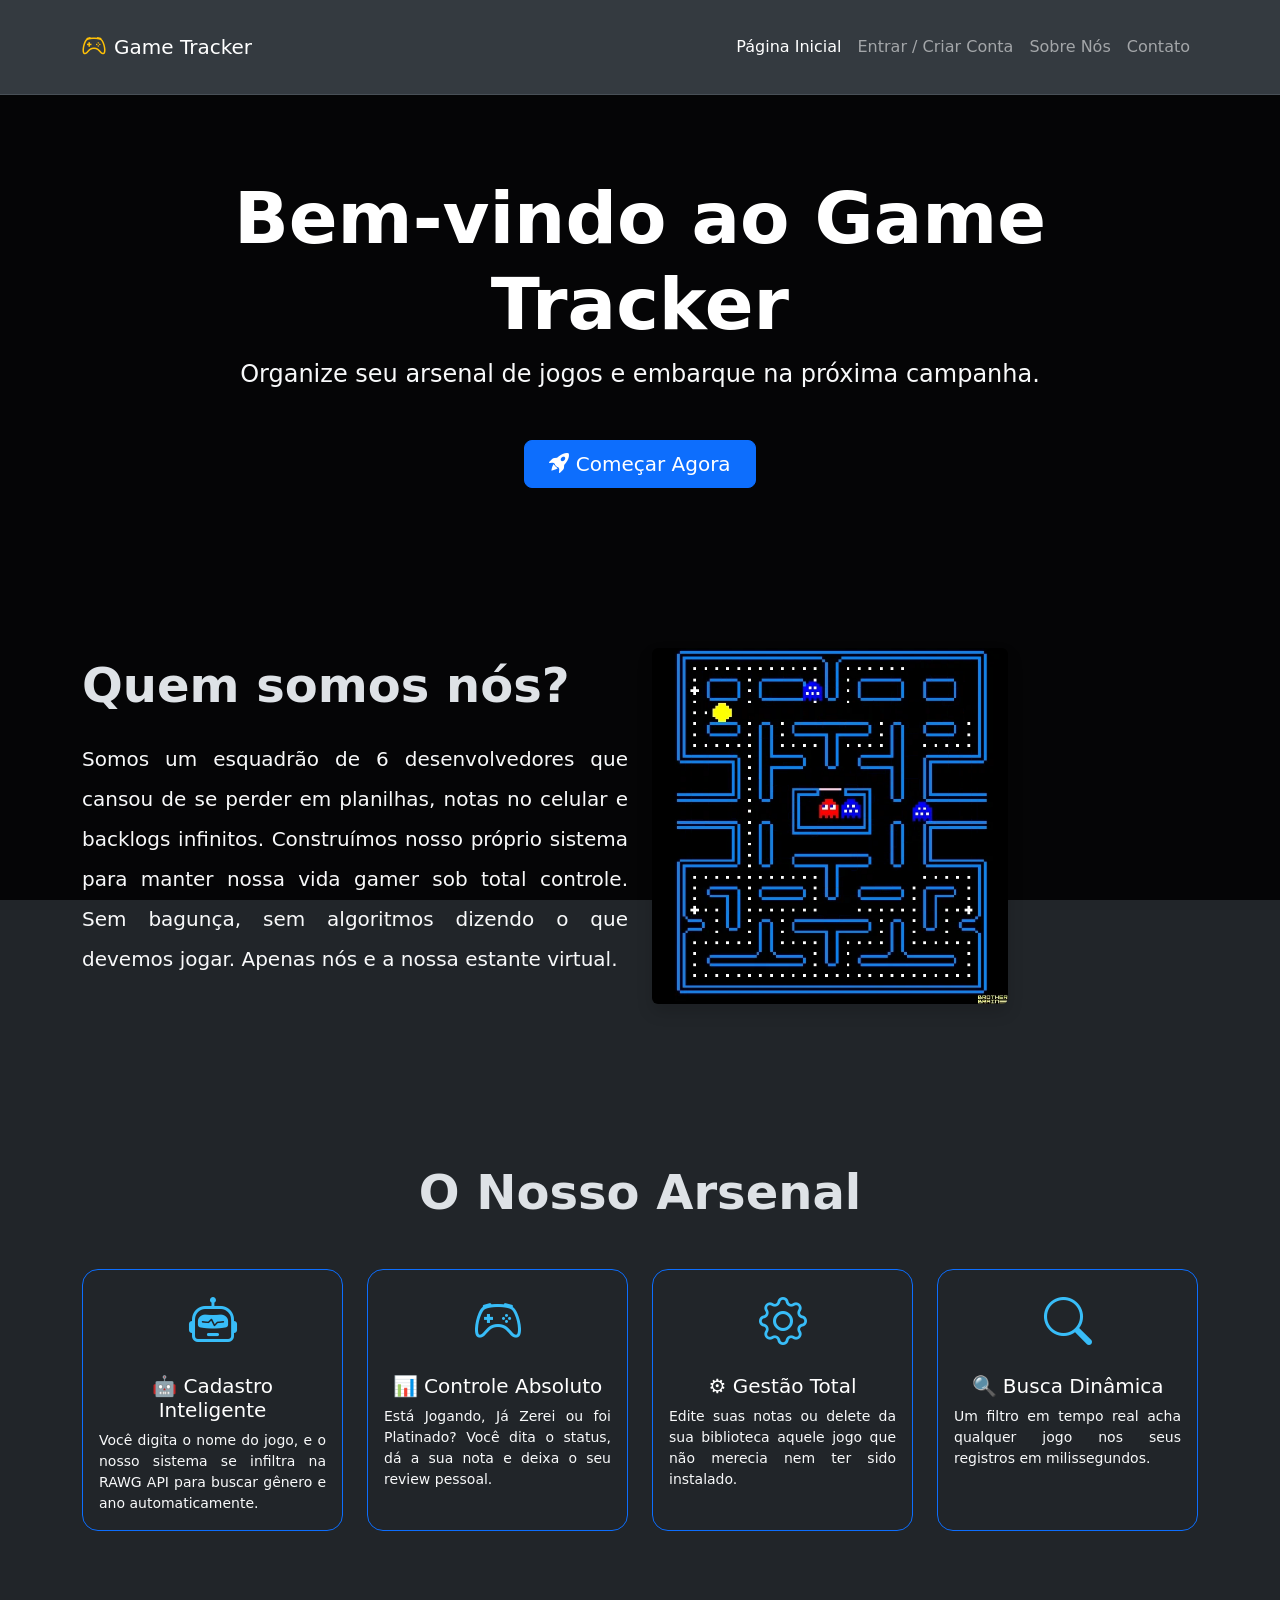
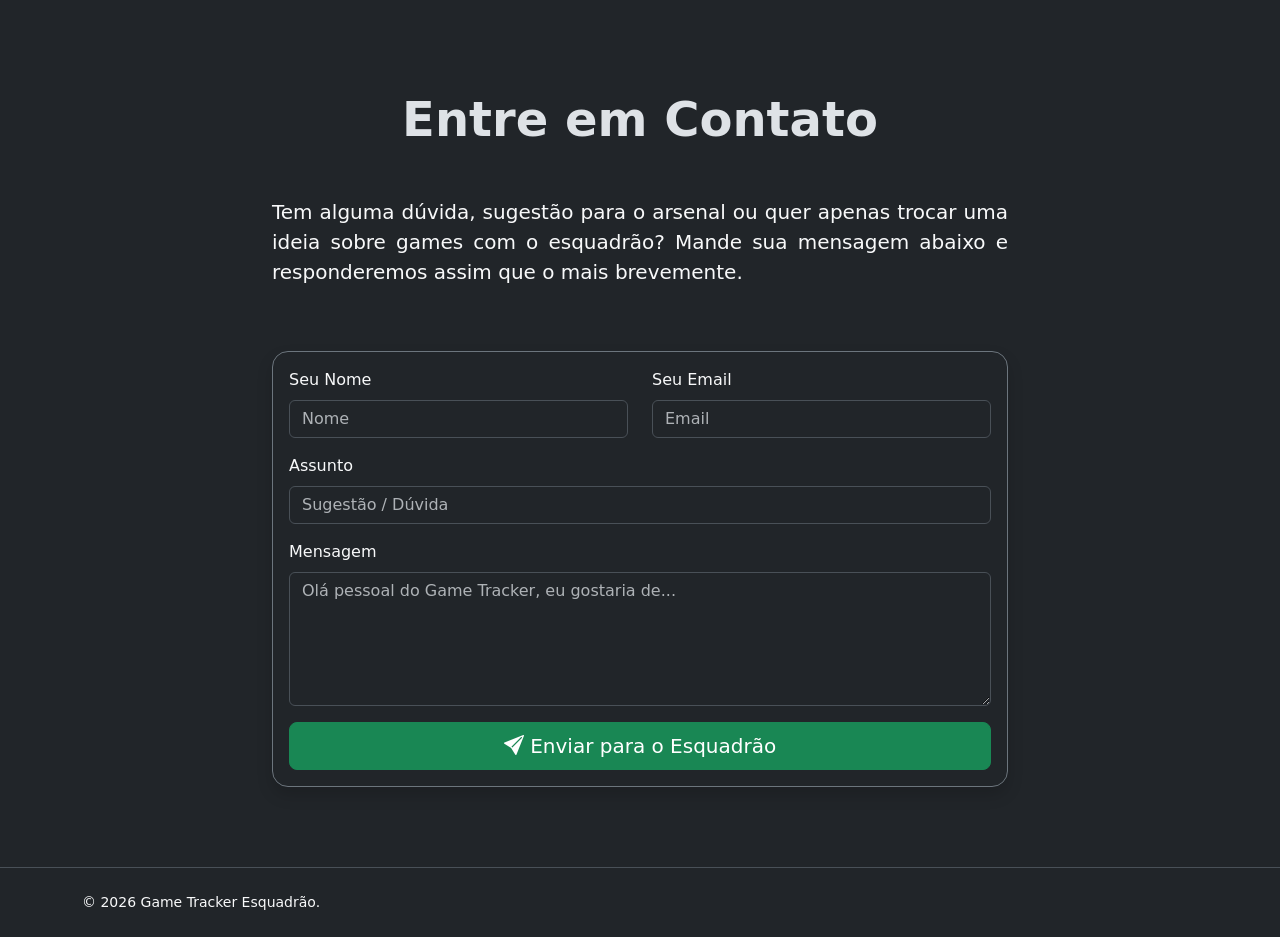
<file: index.html>
<!DOCTYPE html>
<html lang="pt-BR" data-bs-theme="dark">
<head>
    <meta charset="UTF-8">
    <meta name="viewport" content="width=device-width, initial-scale=1.0">
    <title>Game Tracker - Bem-vindo</title>
    <link href="https://cdn.jsdelivr.net/npm/bootstrap@5.3.2/dist/css/bootstrap.min.css" rel="stylesheet">
    <link href="https://cdn.jsdelivr.net/npm/bootstrap-icons@1.11.1/font/bootstrap-icons.css" rel="stylesheet">
    <link rel="stylesheet" href="css/style.css">
</head>
<body>

<div class="background-gif"></div>
<div class="background-overlay"></div>

<nav class="navbar navbar-expand-lg navbar-dark bg-body-secondary sticky-top border-bottom py-4 ">
    <div class="container">
        <a class="navbar-brand d-flex align-items-center" href="index.html">
            <i class="bi bi-controller fs-4 me-7 text-warning me-2" ></i> Game Tracker
        </a>
        <button class="navbar-toggler" type="button" data-bs-toggle="collapse" data-bs-target="#navbarNav">
            <span class="navbar-toggler-icon"></span>
        </button>
        <div class="collapse navbar-collapse" id="navbarNav">
            <ul class="navbar-nav ms-auto">
                <li class="nav-item">
                    <a class="nav-link active" href="index.html">Página Inicial</a>
                </li>
                <li class="nav-item" id="nav-conta">
                    <a class="nav-link" href="login.html">Entrar / Criar Conta</a>
                </li>
                <li class="nav-item">
                    <a class="nav-link" href="#quem-somos">Sobre Nós</a>
                </li>
                <li class="nav-item">
                    <a class="nav-link" href="#contato">Contato</a>
                </li>
            </ul>
        </div>
    </div>
</nav>

<header class="text-center section-padding" id="hero">
    <div class="container d-flex flex-column align-items-center">
        <h1 class="display-2 fw-bold text-white mb-6">Bem-vindo ao Game Tracker</h1>
        <p class="lead text-light mb-5 fs-4"> Organize seu arsenal de jogos e embarque na próxima campanha.</p>
        <div class="d-grid gap-3 d-sm-flex justify-content-sm-center">
            <a href="login.html" class="btn btn-primary btn-lg px-4 gap-3"><i class="bi bi-rocket-takeoff-fill"></i> Começar Agora</a>
        </div>
    </div>
</header>

<section id="quem-somos" class="section-padding bg-dark/50">
    <div class="container">
        <div class="row align-items-center">
            <div class="col-md-6">
                <h2 class="display-5 fw-semibold mb-4">Quem somos nós?</h2>
                <p class="fs-5 text-light lh-lg">Somos um esquadrão de 6 desenvolvedores que cansou de se perder em planilhas, notas no celular e backlogs infinitos. Construímos nosso próprio sistema para manter nossa vida gamer sob total controle. Sem bagunça, sem algoritmos dizendo o que devemos jogar. Apenas nós e a nossa estante virtual.</p>
            </div>
            <div class="col-md-4 text-center">
                <img src="img/pac_animado.webp" alt="Imagem do astronauta" class="img-fluid rounded-2 shadow">
            </div>
        </div>
    </div>
</section>

<section id="funcionalidades" class="section-padding">
    <div class="container">
        <h2 class="text-center display-5 fw-semibold mb-5">O Nosso Arsenal</h2>
        <div class="row row-cols-1 row-cols-md-2 row-cols-lg-4 g-4 text-center">
            
            <div class="col">
                <div class="card h-100 bg-dark/70 border-primary rounded-4">
                    <div class="card-body">
                        <i class="bi bi-robot icon-large mb-3 d-block"></i>
                        <h5 class="card-title text-white">🤖 Cadastro Inteligente</h5>
                        <p class="card-text text-light small">Você digita o nome do jogo, e o nosso sistema se infiltra na RAWG API para buscar gênero e ano automaticamente.</p>
                    </div>
                </div>
            </div>

            <div class="col">
                <div class="card h-100 bg-dark/70 border-primary rounded-4">
                    <div class="card-body">
                        <i class="bi bi-controller icon-large mb-3 d-block"></i>
                        <h5 class="card-title text-white">📊 Controle Absoluto</h5>
                        <p class="card-text text-light small">Está Jogando, Já Zerei ou foi Platinado? Você dita o status, dá a sua nota e deixa o seu review pessoal.</p>
                    </div>
                </div>
            </div>

            <div class="col">
                <div class="card h-100 bg-dark/70 border-primary rounded-4">
                    <div class="card-body">
                        <i class="bi bi-gear icon-large mb-3 d-block"></i>
                        <h5 class="card-title text-white">⚙️ Gestão Total</h5>
                        <p class="card-text text-light small">Edite suas notas ou delete da sua biblioteca aquele jogo que não merecia nem ter sido instalado.</p>
                    </div>
                </div>
            </div>

            <div class="col">
                <div class="card h-100 bg-dark/70 border-primary rounded-4">
                    <div class="card-body">
                        <i class="bi bi-search icon-large mb-3 d-block"></i>
                        <h5 class="card-title text-white">🔍 Busca Dinâmica</h5>
                        <p class="card-text text-light small">Um filtro em tempo real acha qualquer jogo nos seus registros em milissegundos.</p>
                    </div>
                </div>
            </div>

        </div>
    </div>
</section>

<section id="contato" class="section-padding bg-dark/70">
    <div class="container">
        <h2 class="text-center display-5 fw-semibold mb-5">Entre em Contato</h2>
        <div class="row justify-content-center">
            <div class="col-md-8 text-light fs-5 mb-5 text-center">
                <p>Tem alguma dúvida, sugestão para o arsenal ou quer apenas trocar uma ideia sobre games com o esquadrão? Mande sua mensagem abaixo e responderemos assim que o mais brevemente.</p>
            </div>
            <div class="col-md-8">
                <div class="card bg-dark/80 border-secondary rounded-4 shadow">
                    <div class="card-body">
                        <form action="#" method="POST">
                            <div class="row">
                                <div class="col-md-6 mb-3">
                                    <label for="nome" class="form-label text-light">Seu Nome</label>
                                    <input type="text" class="form-control" id="nome" name="nome" placeholder="Nome" required>
                                </div>
                                <div class="col-md-6 mb-3">
                                    <label for="email" class="form-label text-light">Seu Email</label>
                                    <input type="email" class="form-control" id="email" name="email" placeholder="Email" required>
                                </div>
                            </div>
                            <div class="mb-3">
                                <label for="assunto" class="form-label text-light">Assunto</label>
                                <input type="text" class="form-control" id="assunto" name="assunto" placeholder="Sugestão / Dúvida" required>
                            </div>
                            <div class="mb-3">
                                <label for="mensagem" class="form-label text-light">Mensagem</label>
                                <textarea class="form-control" id="mensagem" name="mensagem" rows="5" placeholder="Olá pessoal do Game Tracker, eu gostaria de..." required></textarea>
                            </div>
                            <div class="d-grid">
                                <button type="submit" class="btn btn-success btn-lg"><i class="bi bi-send-fill"></i> Enviar para o Esquadrão</button>
                            </div>
                        </form>
                    </div>
                </div>
            </div>
        </div>
    </div>
</section>

<footer class="py-4 bg-dark border-top mt-auto text-center">
    <div class="container">
        <p class="text-light mb-0 small">&copy; 2026 Game Tracker Esquadrão.</p>
    </div>
</footer>

<script src="https://cdn.jsdelivr.net/npm/bootstrap@5.3.2/dist/js/bootstrap.bundle.min.js"></script>
<script src="js/script.js"></script>
</body>
</html>
</file>
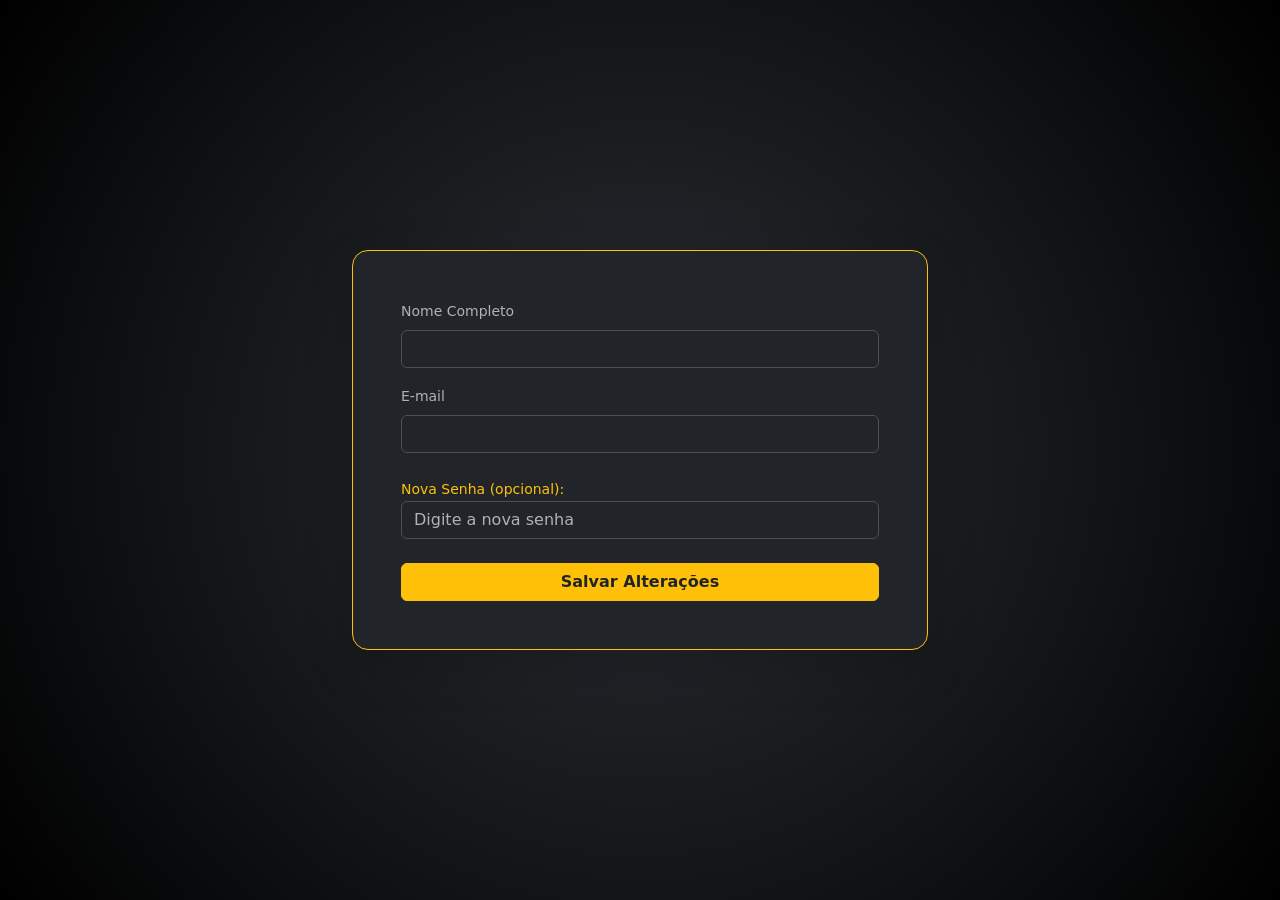
<file: atualizar_dados_perfil.html>
<!DOCTYPE html>
<html lang="pt-BR" data-bs-theme="dark">
<head>
    <meta charset="UTF-8">
    <title>Game Tracker - Editar Perfil</title>
    <link href="https://cdn.jsdelivr.net/npm/bootstrap@5.3.2/dist/css/bootstrap.min.css" rel="stylesheet">
    <link href="https://cdn.jsdelivr.net/npm/bootstrap-icons@1.11.1/font/bootstrap-icons.css" rel="stylesheet">
    <link rel="stylesheet" href="css/style.css">
</head>
<body id="atualizar_dados" class="d-flex align-items-center py-4 min-vh-100">
    <div class="container w-100 m-auto" style="max-width: 600px;">
        <div class="card border-warning shadow-lg rounded-4 bg-dark/90">
            <div class="card-body p-5">
                <form action="php/atualizar_perfil.php" method="POST" id="formAtualizar" class="needs-validation" novalidate>
                    <div class="mb-3">
                        <label for="nome" class="form-label text-muted small">Nome Completo</label>
                        <input type="text" class="form-control" id="nome" name="nome" required>
                    </div>
                    <div class="mb-4">
                        <label for="email" class="form-label text-muted small">E-mail</label>
                        <input type="email" class="form-control" id="email" name="email" required>
                    </div>
                    <div class="mb-4">
                        <label class="text-warning small">Nova Senha (opcional):</label>
                        <input type="password" class="form-control" name="nova_senha" placeholder="Digite a nova senha">
                    </div>
                    <button class="btn btn-warning w-100 fw-semibold text-dark" type="submit">Salvar Alterações</button>
                </form>
            </div>
        </div>
    </div>
    <script src="https://cdn.jsdelivr.net/npm/bootstrap@5.3.2/dist/js/bootstrap.bundle.min.js"></script>
    <script src="js/script.js"></script>
    <script>
        document.addEventListener('DOMContentLoaded', async () => {
            const res = await fetch('php/dados-perfil.php');
            const result = await res.json();
            if (result.status === 'success') {
                document.getElementById('nome').value = result.data.nome;
                document.getElementById('email').value = result.data.email;
            }
        });
    </script>
</body>
</html>
</file>
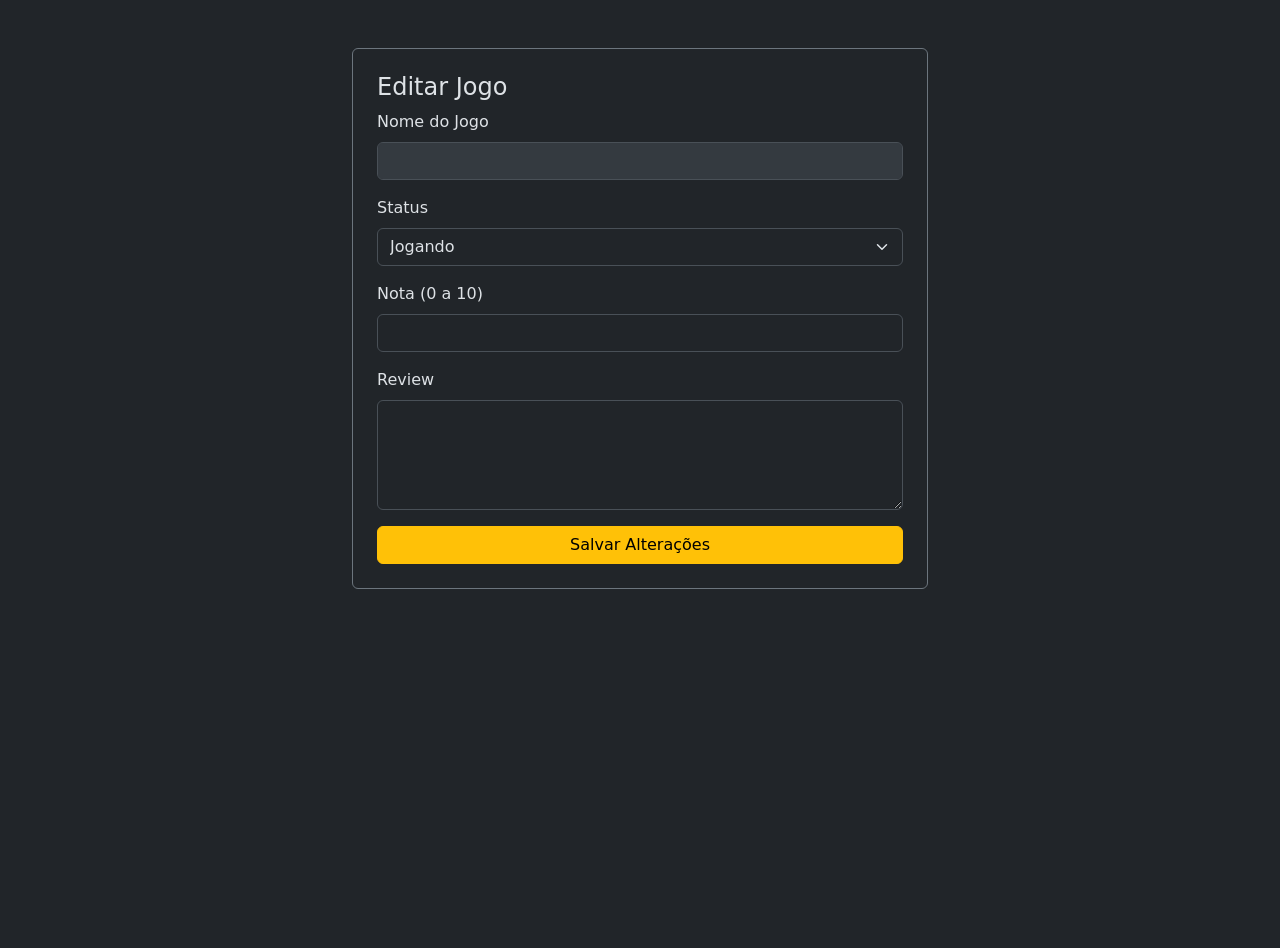
<file: editar_jogo.html>
<!DOCTYPE html>
<html lang="pt-BR" data-bs-theme="dark">
<head>
    <meta charset="UTF-8">
    <title>Game Tracker - Editar Jogo</title>
    <link href="https://cdn.jsdelivr.net/npm/bootstrap@5.3.2/dist/css/bootstrap.min.css" rel="stylesheet">
    <link rel="stylesheet" href="css/style.css">
</head>
<body class="bg-dark text-light">
<div class="container mt-5" style="max-width: 600px;">
    <div class="card bg-dark border-secondary p-4">
        <h4>Editar Jogo</h4>
        <form action="php/editar.php" method="POST" id="formEditar" class="needs-validation" novalidate>
            <input type="hidden" id="id_jogo" name="id_jogo">
            
            <div class="mb-3">
                <label class="form-label">Nome do Jogo</label>
                <input type="text" class="form-control" id="nome_jogo" name="nome_jogo" disabled>
            </div>
            <div class="mb-3">
                <label class="form-label">Status</label>
                <select class="form-select" id="status_jogo" name="status_jogo" required>
                    <option value="Jogando">Jogando</option>
                    <option value="Já zerei">Já zerei</option>
                    <option value="Platinado">Platinado</option>
                </select>
            </div>
            <div class="mb-3">
                <label class="form-label">Nota (0 a 10)</label>
                <input type="number" class="form-control" id="nota_jogo" name="nota_jogo" min="0" max="10">
            </div>
            <div class="mb-3">
                <label class="form-label">Review</label>
                <textarea class="form-control" id="review_jogo" name="review_jogo" rows="4"></textarea>
            </div>
            <button type="submit" class="btn btn-warning w-100">Salvar Alterações</button>
        </form>
    </div>
</div>

<script>
    const urlParams = new URLSearchParams(window.location.search);
    const id = urlParams.get('id');

    document.addEventListener('DOMContentLoaded', async () => {
        const response = await fetch(`php/editar.php?id=${id}`);
        const result = await response.json();
        if (result.status === 'success') {
            const j = result.data;
            document.getElementById('id_jogo').value = j.id;
            document.getElementById('nome_jogo').value = j.nome;
            document.getElementById('status_jogo').value = j.status_jogo;
            document.getElementById('nota_jogo').value = j.nota;
            document.getElementById('review_jogo').value = j.review;
        }
    });
</script>
<script src="js/script.js"></script>
</body>
</html>
</file>
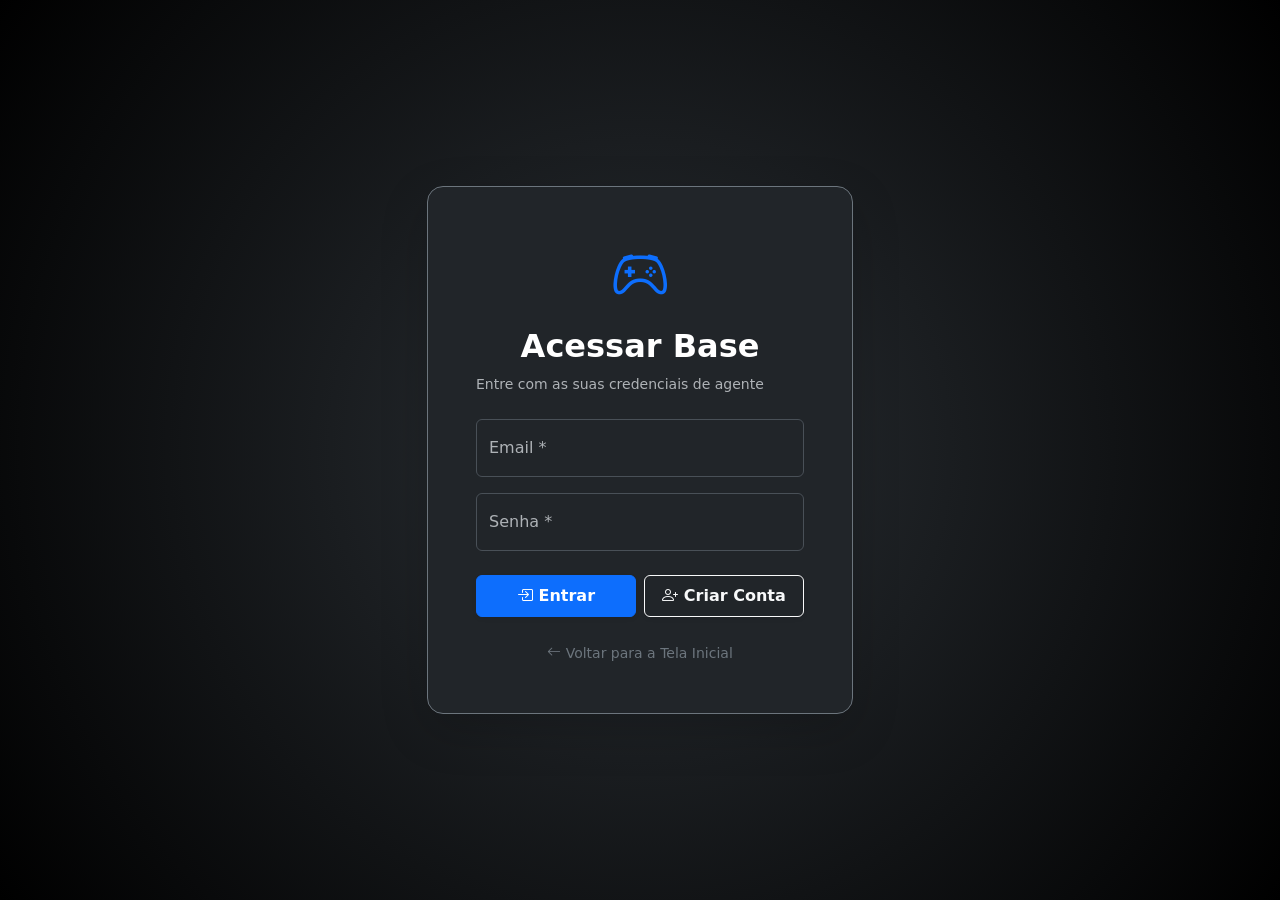
<file: login.html>
<!DOCTYPE html>
<html lang="pt-BR" data-bs-theme="dark">
<head>
    <meta charset="UTF-8">
    <meta name="viewport" content="width=device-width, initial-scale=1.0">
    <title>Game Tracker - Acessar Base</title>
    <link href="https://cdn.jsdelivr.net/npm/bootstrap@5.3.2/dist/css/bootstrap.min.css" rel="stylesheet">
    <link href="https://cdn.jsdelivr.net/npm/bootstrap-icons@1.11.1/font/bootstrap-icons.css" rel="stylesheet">
    <link rel="stylesheet" href="css/style.css">
</head>
<body id ='login' class="d-flex align-items-center py-4 min-vh-100">

    <div class="container w-100 m-auto" style="max-width: 450px;">
        <div class="card border-secondary shadow-lg rounded-4 bg-dark/90">
            <div class="card-body p-5">
                
                <div class="text-center mb-4">
                    <i class="bi bi-controller text-primary" style="font-size: 3.5rem;"></i>
                    <h2 class="fw-bold mt-2 text-white">Acessar Base</h2>
                    <p class="text-muted small">Entre com as suas credenciais de agente</p>
                </div>

                <form id='teste' action="php/login.php" method="POST" class="needs-validation" novalidate>
                    
                    <div class="form-floating mb-3">
                        <input type="email" class="form-control bg-dark text-light" id="email_usuario" name="email_usuario" placeholder="Email" required>
                        <label for="nome_usuario" class="text-muted">Email *</label>
                        <div class="invalid-feedback">Por favor, insira seu email.</div>
                    </div>

                    <div class="form-floating mb-4">
                        <input type="password" class="form-control bg-dark text-light" id="senha" name="senha_usuario" placeholder="Senha" required>
                        <label for="senha" class="text-muted">Senha *</label>
                        <div class="invalid-feedback">A senha é obrigatória.</div>
                    </div>

                    <div class="d-flex gap-2">
                        <button class="btn btn-primary w-50 py-2 fw-semibold shadow-sm" type="submit">
                            <i class="bi bi-box-arrow-in-right"></i> Entrar
                        </button>
                        
                        <a href="registro.html" class="btn btn-outline-light w-50 py-2 fw-semibold shadow-sm">
                            <i class="bi bi-person-plus"></i> Criar Conta
                        </a>
                    </div>
                </form>
                
                <div class="text-center mt-4">
                    <a href="index.html" class="text-decoration-none text-secondary small"><i class="bi bi-arrow-left"></i> Voltar para a Tela Inicial</a>
                </div>
            </div>
        </div>
    </div>

    <script src="https://cdn.jsdelivr.net/npm/bootstrap@5.3.2/dist/js/bootstrap.bundle.min.js"></script>
    <script src="js/script.js"></script>
</body>
</html>
</file>
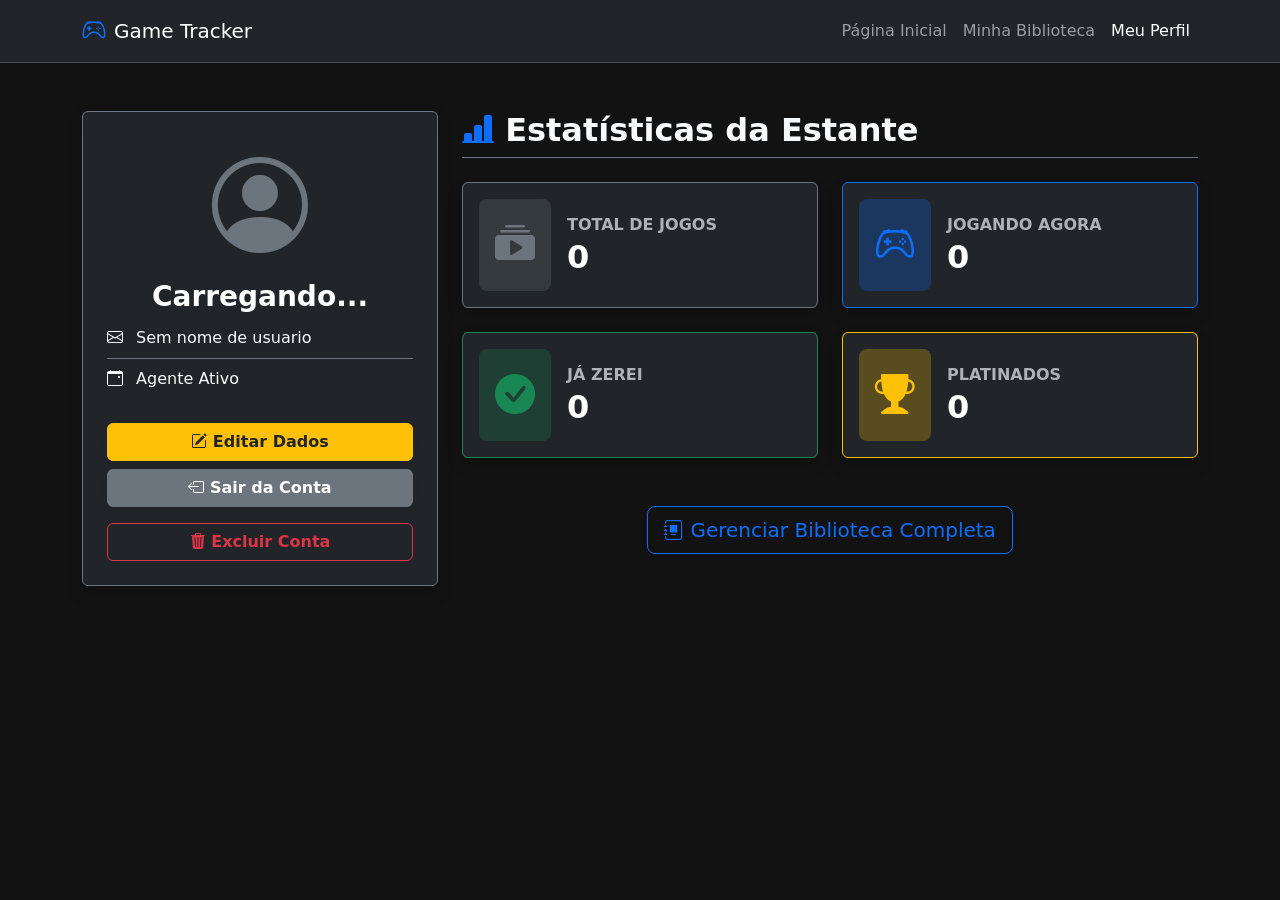
<file: perfil.html>
<!DOCTYPE html>
<html lang="pt-BR" data-bs-theme="dark">
<head>
    <meta charset="UTF-8">
    <meta name="viewport" content="width=device-width, initial-scale=1.0">
    <title>Game Tracker - Meu Perfil</title>
    <link href="https://cdn.jsdelivr.net/npm/bootstrap@5.3.2/dist/css/bootstrap.min.css" rel="stylesheet">
    <link href="https://cdn.jsdelivr.net/npm/bootstrap-icons@1.11.1/font/bootstrap-icons.css" rel="stylesheet">
    <link rel="stylesheet" href="css/style.css">
</head>
<body id="perfil">
<nav class="navbar navbar-expand-lg navbar-dark bg-dark border-bottom sticky-top">
    <div class="container">
        <a class="navbar-brand d-flex align-items-center" href="index.html">
            <i class="bi bi-controller fs-4 me-2 text-primary"></i> Game Tracker
        </a>
        <button class="navbar-toggler" type="button" data-bs-toggle="collapse" data-bs-target="#navbarNav">
            <span class="navbar-toggler-icon"></span>
        </button>
        <div class="collapse navbar-collapse" id="navbarNav">
            <ul class="navbar-nav ms-auto">
                <li class="nav-item">
                    <a class="nav-link" href="index.html">Página Inicial</a>
                </li>
                <li class="nav-item">
                    <a class="nav-link" href="biblioteca.html">Minha Biblioteca</a>
                </li>
                <li class="nav-item">
                    <a class="nav-link active" href="perfil.html">Meu Perfil</a>
                </li>
            </ul>
        </div>
    </div>
</nav>

<div class="container py-5">
    <div class="row g-4">
        <div class="col-lg-4">
            <div class="card border-secondary shadow bg-dark">
                <div class="card-body text-center p-4">
                    <i class="bi bi-person-circle text-secondary mb-3" style="font-size: 6rem;"></i>
                    <h3 class="fw-bold text-white mb-1" id="nome-perfil">Carregando...</h3>
                    <ul class="list-group list-group-flush bg-transparent text-start mb-4">
                        <li class="list-group-item bg-transparent text-light border-secondary px-0" id="email-perfil">
                            <i class="bi bi-envelope me-2"></i> Sem nome de usuario
                        </li>
                        <li class="list-group-item bg-transparent text-light border-secondary px-0">
                            <i class="bi bi-calendar-event me-2"></i> Agente Ativo
                        </li>
                    </ul>
                    <div class="d-grid gap-2">
                        <a href="atualizar_dados_perfil.html" class="btn btn-warning fw-semibold shadow-sm text-dark">
                            <i class="bi bi-pencil-square"></i> Editar Dados
                        </a>
                        <a href="php/logout.php" class="btn btn-secondary fw-semibold shadow-sm">
                            <i class="bi bi-box-arrow-left"></i> Sair da Conta
                        </a>
                        <form action="php/excluir_conta.php" method="POST" id="formExcluirConta">
                            <button type="button" class="btn btn-outline-danger w-100 fw-semibold mt-2" onclick="confirmarExclusao()">
                                <i class="bi bi-trash3-fill"></i> Excluir Conta
                            </button>
                        </form>
                    </div>
                </div>
            </div>
        </div>

        <div class="col-lg-8">
            <h2 class="fw-bold mb-4 border-bottom border-secondary pb-2"><i class="bi bi-bar-chart-line-fill text-primary"></i> Estatísticas da Estante</h2>
            <div class="row row-cols-1 row-cols-sm-2 g-4">
                <div class="col">
                    <div class="card border-secondary stat-card shadow bg-dark h-100">
                        <div class="card-body d-flex align-items-center">
                            <div class="bg-secondary bg-opacity-25 p-3 rounded-3 me-3">
                                <i class="bi bi-collection-play-fill fs-1 text-secondary"></i>
                            </div>
                            <div>
                                <h6 class="text-muted text-uppercase fw-semibold mb-1">Total de Jogos</h6>
                                <h2 class="mb-0 fw-bold text-white" id="stat-total">0</h2>
                            </div>
                        </div>
                    </div>
                </div>
                <div class="col">
                    <div class="card border-primary stat-card shadow bg-dark h-100">
                        <div class="card-body d-flex align-items-center">
                            <div class="bg-primary bg-opacity-25 p-3 rounded-3 me-3">
                                <i class="bi bi-controller fs-1 text-primary"></i>
                            </div>
                            <div>
                                <h6 class="text-muted text-uppercase fw-semibold mb-1">Jogando Agora</h6>
                                <h2 class="mb-0 fw-bold text-white" id="stat-jogando">0</h2>
                            </div>
                        </div>
                    </div>
                </div>
                <div class="col">
                    <div class="card border-success stat-card shadow bg-dark h-100">
                        <div class="card-body d-flex align-items-center">
                            <div class="bg-success bg-opacity-25 p-3 rounded-3 me-3">
                                <i class="bi bi-check-circle-fill fs-1 text-success"></i>
                            </div>
                            <div>
                                <h6 class="text-muted text-uppercase fw-semibold mb-1">Já Zerei</h6>
                                <h2 class="mb-0 fw-bold text-white" id="stat-zerado">0</h2>
                            </div>
                        </div>
                    </div>
                </div>
                <div class="col">
                    <div class="card border-warning stat-card shadow bg-dark h-100">
                        <div class="card-body d-flex align-items-center">
                            <div class="bg-warning bg-opacity-25 p-3 rounded-3 me-3">
                                <i class="bi bi-trophy-fill fs-1 text-warning"></i>
                            </div>
                            <div>
                                <h6 class="text-muted text-uppercase fw-semibold mb-1">Platinados</h6>
                                <h2 class="mb-0 fw-bold text-white" id="stat-platinado">0</h2>
                            </div>
                        </div>
                    </div>
                </div>
            </div>

            <div class="mt-5 text-center">
                <a href="biblioteca.html" class="btn btn-outline-primary btn-lg shadow-sm">
                    <i class="bi bi-journal-album"></i> Gerenciar Biblioteca Completa
                </a>
            </div>
        </div>
    </div>
</div>

<script src="https://cdn.jsdelivr.net/npm/bootstrap@5.3.2/dist/js/bootstrap.bundle.min.js"></script>
<script src="js/script.js"></script>
</body>
</html>
</file>
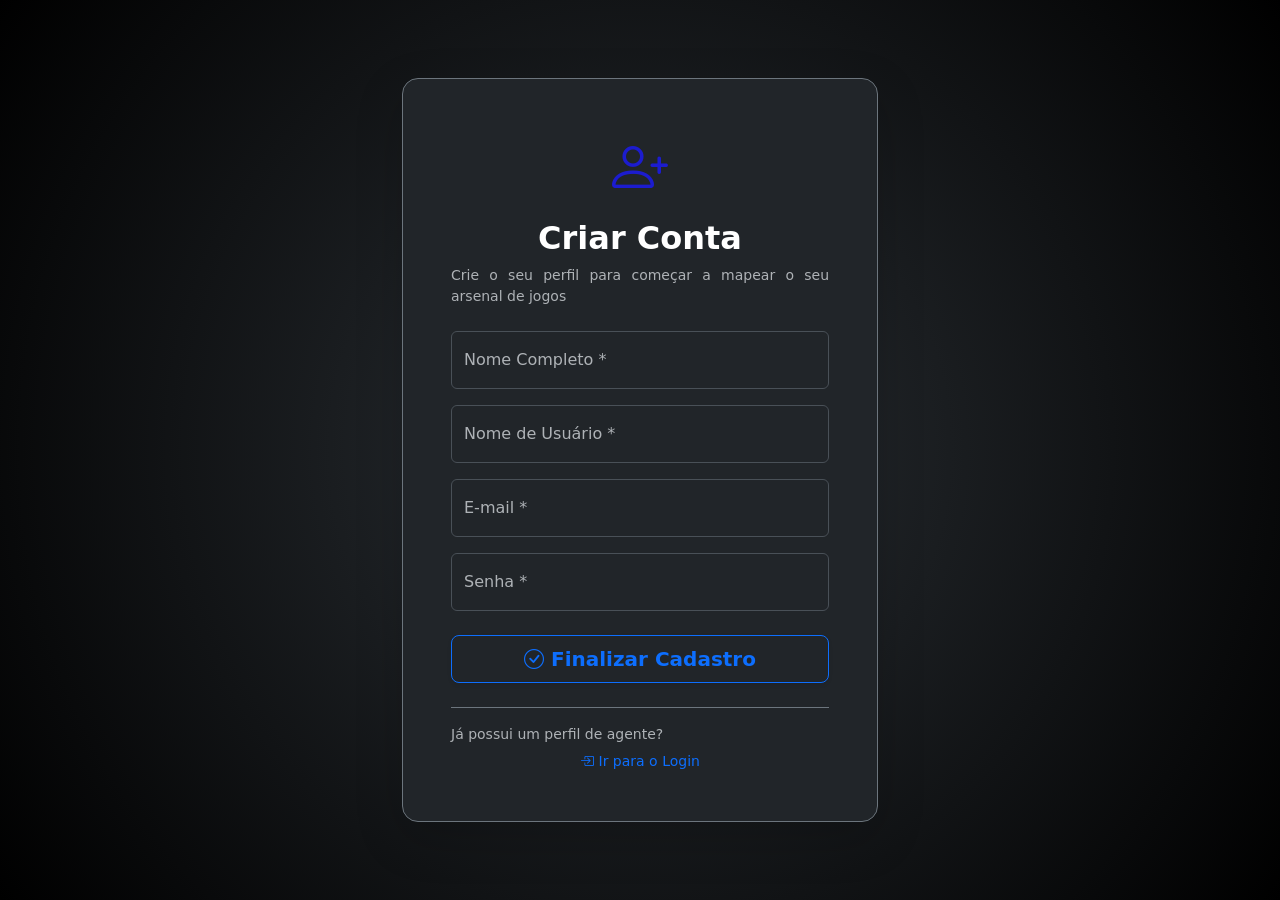
<file: registro.html>
<!DOCTYPE html>
<html lang="pt-BR" data-bs-theme="dark">
<head>
    <meta charset="UTF-8">
    <meta name="viewport" content="width=device-width, initial-scale=1.0">
    <title>Game Tracker - Alistar Agente</title>
    <link href="https://cdn.jsdelivr.net/npm/bootstrap@5.3.2/dist/css/bootstrap.min.css" rel="stylesheet">
    <link href="https://cdn.jsdelivr.net/npm/bootstrap-icons@1.11.1/font/bootstrap-icons.css" rel="stylesheet">
    <link rel="stylesheet" href="css/style.css">
</head>
<body id='registro' class="d-flex align-items-center py-4 min-vh-100">

    <div class="container w-100 m-auto" style="max-width: 500px;">
        <div class="card border-secondary shadow-lg rounded-4 bg-dark/90">
            <div class="card-body p-5">
                
                <div class="text-center mb-4">
                    <i class="bi bi-person-plus " style="font-size: 3.5rem; color:rgb(28, 28, 207)" ></i>
                    <h2 class="fw-bold mt-2 text-white">Criar Conta</h2>
                    <p class="text-muted small">Crie o seu perfil para começar a mapear o seu arsenal de jogos</p>
                </div>

                <form action="php/registrar-user.php" method="POST" class="needs-validation" novalidate>
                    
                    <div class="form-floating mb-3">
                        <input type="text" class="form-control bg-dark text-light" id="nome" name="nome" placeholder="Nome Completo" required>
                        <label for="nome" class="text-muted">Nome Completo *</label>
                        <div class="invalid-feedback">Por favor, insira o seu nome.</div>
                    </div>

                    <div class="form-floating mb-3">
                        <input type="text" class="form-control bg-dark text-light" id="nome_usuario" name="nome_usuario" placeholder="Nome de Usuário" required>
                        <label for="nome_usuario" class="text-muted">Nome de Usuário *</label>
                        <div class="invalid-feedback">Escolha um nome de usuário para o sistema.</div>
                    </div>

                    <div class="form-floating mb-3">
                        <input type="email" class="form-control bg-dark text-light" id="email" name="email_usuario" placeholder="nome@exemplo.com" required>
                        <label for="email" class="text-muted">E-mail *</label>
                        <div class="invalid-feedback">Insira um endereço de e-mail válido.</div>
                    </div>

                    <div class="form-floating mb-4">
                        <input type="password" class="form-control bg-dark text-light" id="senha" name="senha_usuario" placeholder="Senha" required>
                        <label for="senha" class="text-muted">Senha *</label>
                        <div class="invalid-feedback">Crie uma senha de acesso forte.</div>
                    </div>

                    <div class="d-grid">
                        <button class="btn btn-outline-primary btn-lg fw-semibold shadow-sm" type="submit">
                            <i class="bi bi-check-circle"></i> Finalizar Cadastro
                        </button>
                    </div>
                </form>
                
                <div class="text-center mt-4 border-top pt-3 border-secondary">
                    <p class="small text-muted mb-1">Já possui um perfil de agente?</p>
                    <a href="login.html" class="text-decoration-none text-primary fw-medium small">
                        <i class="bi bi-box-arrow-in-right"></i> Ir para o Login
                    </a>
                </div>
            </div>
        </div>
    </div>

    <script src="https://cdn.jsdelivr.net/npm/bootstrap@5.3.2/dist/js/bootstrap.bundle.min.js"></script>
    
    <script src="js/script.js"></script>
</body>
</html>
</file>
<file: css/style.css>
body {
    position: relative;
    min-height: 100vh;
}

.background-gif {
    position: fixed;
    top: 0;
    left: 0;
    width: 100%;
    height: 100%;
    background-image: url('https://i.pinimg.com/originals/ab/76/17/ab761745f01df090ec38b827dd65e58a.gif');
    background-size: cover;
    background-position: center;
    background-repeat: no-repeat;
    filter: blur(12px);
    z-index: -2;
}

.background-overlay {
    position: fixed;
    top: 0;
    left: 0;
    width: 100%;
    height: 100%;
    background-color: rgba(0, 0, 0, 0.85);
    z-index: -1;
}

.section-padding {
    padding: 80px 0;
}

.icon-large {
    font-size: 3rem;
    color: #38bdf8;
}

p {
    text-align: justify;
}

#login {
    background-color: #0e0d0d;
    background-image: radial-gradient(circle at center, #2b3035 0%, #000000 100%);
    }

#registro {
    background-color: #121212;
    background-image: radial-gradient(circle at center, #2b3035 0%, #000000 100%);
    }

    #atualizar_dados{            
    background-color: #121212;
    background-image: radial-gradient(circle at center, #2b3035 0%, #000000 100%);
        }

#perfil {
    background-color: #121212;
    color: #f8f9fa;
    }
    .stat-card {
        transition: transform 0.2s ease-in-out;
    }
    .stat-card:hover {
    transform: translateY(-5px);
    }
</file>
